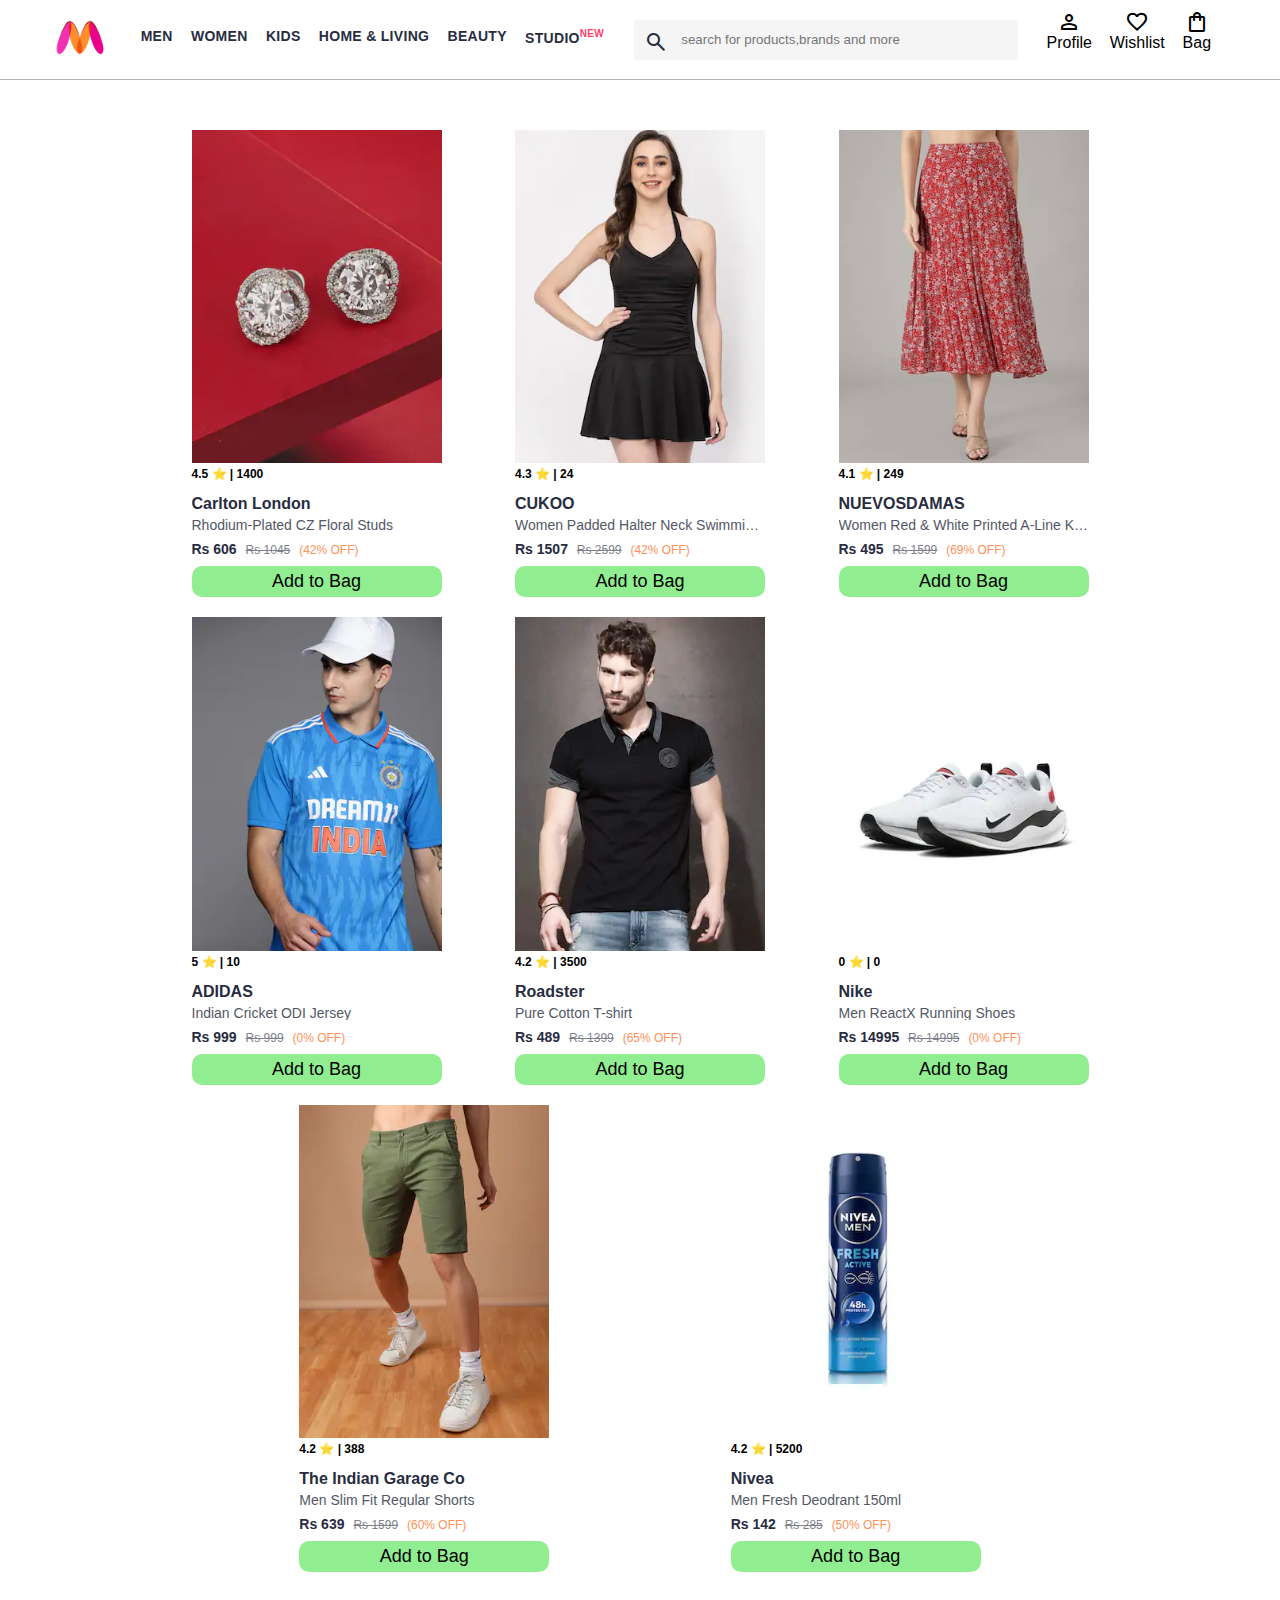
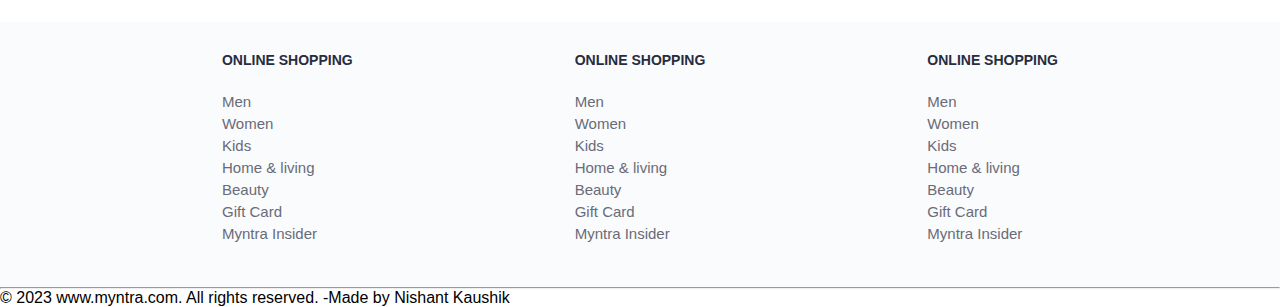
<file: index.html>
<!Doctype html>
<html lang='eng'>
  <head>
    <title>Myntra Clone</title>
    <link rel="stylesheet" href="css/index.css">
    <link rel="stylesheet" href="https://fonts.googleapis.com/css2?family=Material+Symbols+Outlined:opsz,wght,FILL,GRAD@20..48,100..700,0..1,-50..200" />
  </head>
  <body>
    <header>
      
      <div class="logo_container">
        <a href="#"><img src="images/myntra_logo.webp" class="myntra_home"></a>
      </div>
      <nav class="nav_bar">
        <a href="#">Men</a>
        <a href="#">Women</a>
        <a href="#">Kids</a>
        <a href="#">Home & living</a>
        <a href="#"> Beauty</a>
        <a href="#">Studio<sup>New</sup></a>

      </nav>
      <div class="search_bar">
        <span class="material-symbols-outlined search_icon"> search</span>
        <input class="search_input" placeholder=" search for products,brands and more">
      </div>
      <div class="action_bar">
        <div class="action_container">
          <span class="material-symbols-outlined action_icon">person</span>
          <span class="action_name">Profile</span>
        </div>
        <div class="action_container">
          <span class="material-symbols-outlined action_icon">
            favorite</span>
          <span class="action_name">Wishlist</span>
        </div>

        <a class="action_container" href="pages/bag.html">
          <span class="material-symbols-outlined action_icon">
            shopping_bag</span>
          <span class="action_name">Bag</span>
          <span class="bag-item-count">0</span>
        </a>

      </div>

    </header>
    <main>
      <div class="items-container">
      </div>

    </main>
    <footer>
      <div class="footer_container">
        
        <div class="footer_column">
          <h3>ONLINE SHOPPING</h3>
          <a href="#">Men</a>
          <a href="#">Women</a>
          <a href="#">Kids</a>
          <a href="#">Home & living</a>
          <a href="#"> Beauty</a>
          <a href="#">Gift Card</a>
          <a href="#">Myntra Insider</a>
        </div>
        <div class="footer_column">
          <h3>ONLINE SHOPPING</h3>
          <a href="#">Men</a>
          <a href="#">Women</a>
          <a href="#">Kids</a>
          <a href="#">Home & living</a>
          <a href="#"> Beauty</a>
          <a href="#">Gift Card</a>
          <a href="#">Myntra Insider</a>
        </div>
        <div class="footer_column">
          <h3>ONLINE SHOPPING</h3>
          <a href="#">Men</a>
          <a href="#">Women</a>
          <a href="#">Kids</a>
          <a href="#">Home & living</a>
          <a href="#"> Beauty</a>
          <a href="#">Gift Card</a>
          <a href="#">Myntra Insider</a>
        </div>
      </div>
      <hr>
      <div class="copuright"> © 2023 www.myntra.com. All rights reserved. -Made by Nishant Kaushik     
      </div>

    </footer>
    <script src="data/item.js"></script>
    <script src="scripts/index.js"></script>
  </body>
</html>
</file>
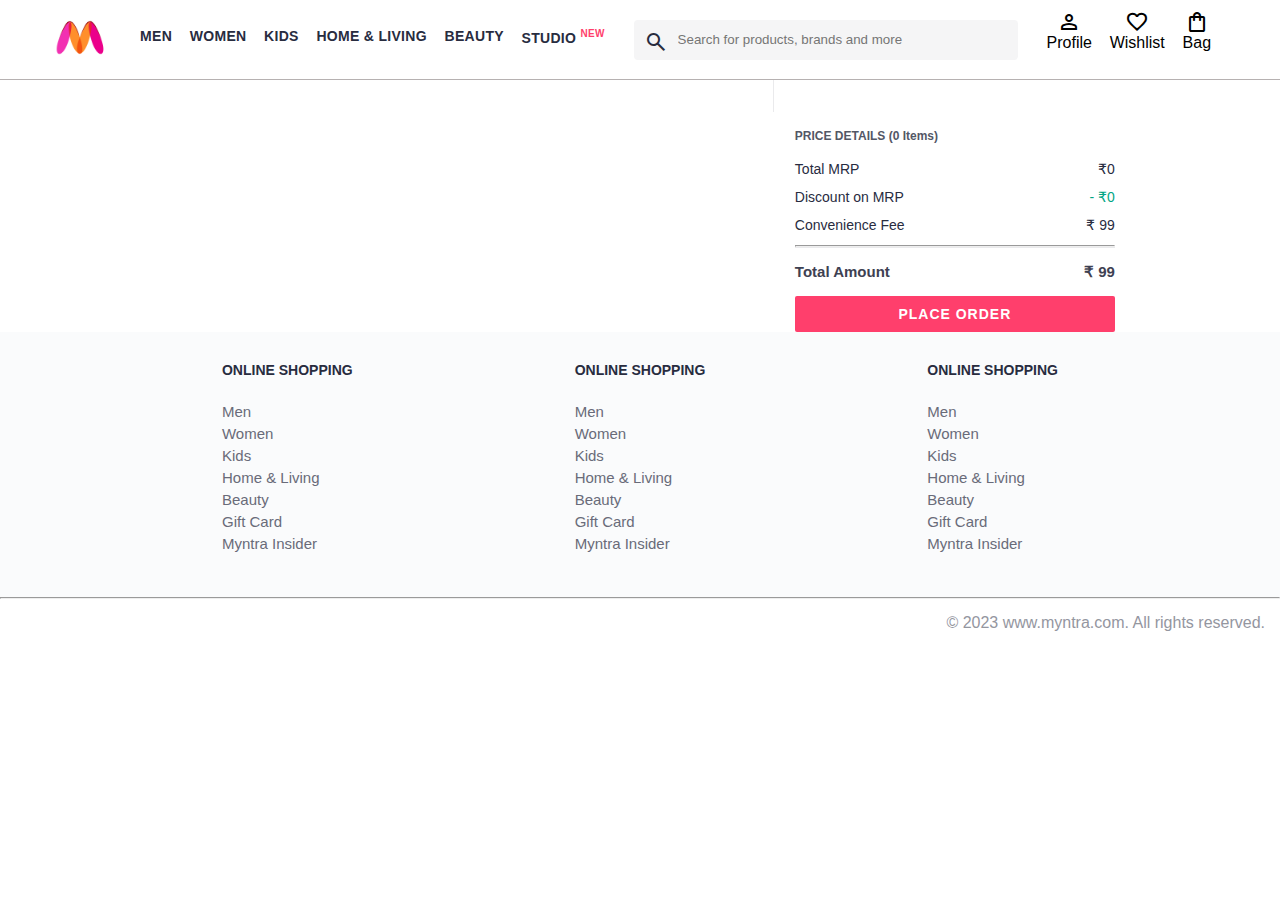
<file: pages/bag.html>
<!DOCTYPE html>
<html lang="en">
<head>
    <title>Myntra Clone</title>
    <link rel="stylesheet" href="../css/index.css">
    <link rel="stylesheet" href="../css/bag.css">
    <link rel="stylesheet" href="https://fonts.googleapis.com/css2?family=Material+Symbols+Outlined:opsz,wght,FILL,GRAD@20..48,100..700,0..1,-50..200" />
</head>
<body>
    <header>
        <div class="logo_container">
            <a href="#"><img class="myntra_home" src="../images/myntra_logo.webp" alt="Myntra Home"></a>
        </div>
        <nav class="nav_bar">
            <a href="#">Men</a>
            <a href="#">Women</a>
            <a href="#">Kids</a>
            <a href="#">Home & Living</a>
            <a href="#">Beauty</a>
            <a href="#">Studio <sup>New</sup></a>
        </nav>
        <div class="search_bar">
            <span class="material-symbols-outlined search_icon">search</span>
            <input class="search_input" placeholder="Search for products, brands and more">
        </div>
        <div class="action_bar">
            <div class="action_container">
                <span class="material-symbols-outlined action_icon">person</span>
                <span class="action_name">Profile</span>
            </div>

            <div class="action_container">
                <span class="material-symbols-outlined action_icon">favorite</span>
                <span class="action_name">Wishlist</span>
            </div>

            <div class="action_container">
                <span class="material-symbols-outlined action_icon">shopping_bag</span>
                <span class="action_name">Bag</span>
                <span class="bag-item-count">0</span>
            </div>
        </div>
    </header>
    <main>
      <div class="bag-page">
        <div class="bag-items-container">

        </div>
        <div class="bag-summary">
         
        </div>

      </div>
    </main>
    <footer>
        <div class="footer_container">
            <div class="footer_column">
                <h3>ONLINE SHOPPING</h3>

                <a href="#">Men</a>
                <a href="#">Women</a>
                <a href="#">Kids</a>
                <a href="#">Home & Living</a>
                <a href="#">Beauty</a>
                <a href="#">Gift Card</a>
                <a href="#">Myntra Insider</a>
            </div>

            <div class="footer_column">
                <h3>ONLINE SHOPPING</h3>

                <a href="#">Men</a>
                <a href="#">Women</a>
                <a href="#">Kids</a>
                <a href="#">Home & Living</a>
                <a href="#">Beauty</a>
                <a href="#">Gift Card</a>
                <a href="#">Myntra Insider</a>
            </div>

            <div class="footer_column">
                <h3>ONLINE SHOPPING</h3>

                <a href="#">Men</a>
                <a href="#">Women</a>
                <a href="#">Kids</a>
                <a href="#">Home & Living</a>
                <a href="#">Beauty</a>
                <a href="#">Gift Card</a>
                <a href="#">Myntra Insider</a>
            </div>
        </div>
        <hr>

        <div class="copyright">
            © 2023 www.myntra.com. All rights reserved.
        </div>
    </footer>
    <script src="../data/item.js"></script>
    <script src="../scripts/index.js"></script>
    <script src="../scripts/bag.js"></script>
</body>
</html>
</file>
<file: css/index.css>
*{
    margin: 0;
    padding: 0;
   font-family: Assistant,-apple-system,BlinkMacSystemFont,Segoe UI,Roboto,Helvetica,Arial,sans-serif;
   box-sizing: border-box;
}
header{
    display: flex;
    background-color: #ffffff;
    height: 80px;
    justify-content: space-between;
    align-items: center;
    border-bottom: 1px solid #b6b1b1 ;
}
.myntra_home{
    height: 45px;  
}
.logo_container{
    margin-left: 4%;
}
.action_bar{
    margin-right: 4%;
}
.nav_bar{
    display: flex;
    min-width: 500px;
    justify-content: space-evenly;
}
.nav_bar a{
    font-size: 14px;
    letter-spacing: .3px;
    color: #282c3f;
    font-weight: 700;
    text-transform: uppercase;
    text-decoration: none;
    padding: 27px 0px;
    border-bottom:5px solid #ffffff;
   
}
.nav_bar a:hover{
    border-bottom:4px solid #f54e77 ;

}
.nav_bar a sup{
    color:#ff3f6c;
    font-size: 10px;
}
.search_bar{
    height: 40px;
    min-width: 200px;
    width: 30%;
    display: flex;
    align-items: center;
}
.search_icon{
    background-color: #f5f5f6;
    box-sizing: content-box;
    height: 20px;
    padding: 10px;
    color: #282c3f;
    font-weight: 300;
    border-radius: 4px 0 0 4px;

}
.search_input{
    background-color: #f5f5f6;
    color:#696e79;
    flex-grow: 1;
    height: 40px;
    border: 0;
    border-radius: 0 4px 4px 0;
}
.action_bar{
    display: flex;
    min-width: 200px;
    justify-content: space-evenly;
}
.action_container{
    display: flex;
    flex-direction: column;
    align-items: center;
}

/*main section css*/
.banner_container{
    margin:40px 0 ;
}
.banner_img{
    width: 100%;

}
.category_heading{
    text-transform: uppercase;
    color: #3e4152;
    letter-spacing: .15em;
    font-size: 1.8em;
    margin: 50px 0 10px 30px;
    max-height: 5em;
    font-weight: 700;

}

.category_items,.items-container{
    width: 80%;
    margin-top: 50px 10%;
    display: flex;
    flex-wrap: wrap;
    justify-content: space-evenly;
 
}
.sale_item{
    width:250px;

}
.footer_container{
    padding:30px 0px 40px 0px ;
    background:#FAFBFC;
    display: flex;
    justify-content: space-evenly;
    
}
.footer_column{
    display: flex;
    flex-direction: column;
    
}
.footer_column h3{
    color: #282c3f;
    font-size: 14px;
    margin-bottom: 25px;
    
}

.footer_column a{
    color: #696b79;
    font-size: 15px;
    text-decoration: none;
    padding-bottom:5px;
}
.copyright{
    color:#94969f ;
    text-align: end;
    padding: 15px;
}

.items-container{
    width: 80%;
    margin: 40px 10%;
}
.item-container{
    width: 250px;
    margin: 10px;
}

.item-img{
    width: 100%;
}

.rating{
    font-size: 12px;
    font-weight: 700;
}

.company-name{
    margin-top: 15px;
    font-size: 16px;
    font-weight: 700;
    line-height:1;
    color: #282c3f;
    margin-bottom: 6px;
    overflow: hidden;
    text-overflow: ellipsis;
    white-space: nowrap;

}
.item-name{
    color: #535766;
    font-size: 14px;
    line-height:1;
    margin-bottom: 0;
    margin-top: 0;
    overflow: hidden;
    text-overflow: ellipsis;
    white-space: nowrap;
    font-weight: 400;
    display: block;
}

.price{
    margin-top: 10px;
    font-size: 14px;
    line-height: 15px;
    color:#282c3f;
    white-space: nowrap;

}
.current-price{
    font-size: 14px;
    font-weight: 700;
    color:#282c3f;
}

.original-price{
    text-decoration:line-through;
    color: #7e818c;
    font-weight: 400;
    margin-left: 5px;
    font-size: 12px;
}
.discount{
    color: #ff905a;
    font-weight: 400;
    font-size: 12px;
    margin-left: 5px;

}
.btn-add-bag{
    font-size: 18px;
    width: 100%;
    margin-top: 8px;
    background-color: lightgreen;
    border: none;
    padding: 5px 15px;
    border-radius: 10px;
    cursor: pointer;
}

.bag-item-count{
    background-color: #f16565;
    white-space: nowrap;
    text-align: center;
    line-height: 18px;
    padding: 0 6px;
    height: 18px;
    position: relative;
    border-radius: 50%;
    font-size: 12px;
    color: #fff;
    left: 13px;
    top: -44px;
    font-weight: 700;
    cursor: pointer;

}

.action_container {
    text-decoration: none;
}
a.action_container:link {
    color:black;
}
</file>
<file: css/bag.css>
.bag-items-container {
    display: inline-block;
    width: 64%;
    padding-right: 20px;
    border-right: 1px solid #eaeaec;
    padding-top: 32px;
    color: #282c3f;
    font-size: 13px;
    line-height: 1.42857143;
  }
  
  .bag-page {
    width: 75%;
    margin-left: 12.5%;
  }
  
  .bag-summary {
    vertical-align: top;
    display: inline-block;
    width: 35%;
    padding: 24px 0 0 16px;
    color: #282c3f;
    font-size: 13px;
    line-height: 1.42857143;
  }
  
  .bag-details-container {
    margin-bottom: 16px;
  }
  
  .price-header {
    font-size: 12px;
    font-weight: 700;
    margin: 24px 0 16px;
    color: #535766;
  }
  
  .price-item {
    margin-bottom: 12px;
    line-height: 16px;
    font-size: 14px;
    color: #282c3f;
  }
  
  .price-item-value {
    float: right;
  }
  
  .priceDetail-base-discount {
    color: #03a685;
  }
  
  .price-footer {
    font-weight: 700;
    font-size: 15px;
    padding-top: 16px;
    border-top: 1px solid #eaeaec;
    color: #3e4152;
    line-height: 16px;
  }
  
  .btn-place-order {
    width: 100%;
    letter-spacing: 1px;
    font-size: 14px;
    font-weight: 600;
    border-radius: 2px;
    border-width: 0px;
    padding: 10px 16px;
    background-color: rgb(255, 63, 108);
    color: rgb(255, 255, 255);
    cursor: pointer;
  }
  
  .bag-item-container {
    margin-bottom: 8px;
    background: #fff;
    font-size: 14px;
    border: 1px solid #eaeaec;
    border-radius: 4px;
    position: relative;
    padding: 12px 12px 0;
  }
  
  .item-left-part {
    position: absolute;
    background: rgb(255, 242, 223);
    height: 148px;
    width: 111px;
  }
  
  .item-right-part {
    padding-left: 12px;
    position: relative;
    min-height: 148px;
    margin-left: 111px;
    margin-bottom: 12px;
  }
  
  .bag-item-img {
    width: 100%;
  }
  
  .return-period {
    display: inline-flex;
    font-size: 14px;
    padding-top: 8px;
  }
  
  .return-period-days {
    font-weight: 700;
    margin-right: 4px;
  }
  
  .delivery-details {
    margin-top: 5px;
    color: #282c3f;
    font-size: 12px;
    letter-spacing: -.1px;
    margin-bottom: 8px;
    line-height: 15px;
  }
  
  .delivery-details-days {
    color: #03a685;
  }
  
  .remove-from-cart {
    position: absolute;
    font-size: 25px;
    top: 10px;
    right: 18px;
    width: 14px;
    height: 14px;
    cursor: pointer;
  }
</file>
